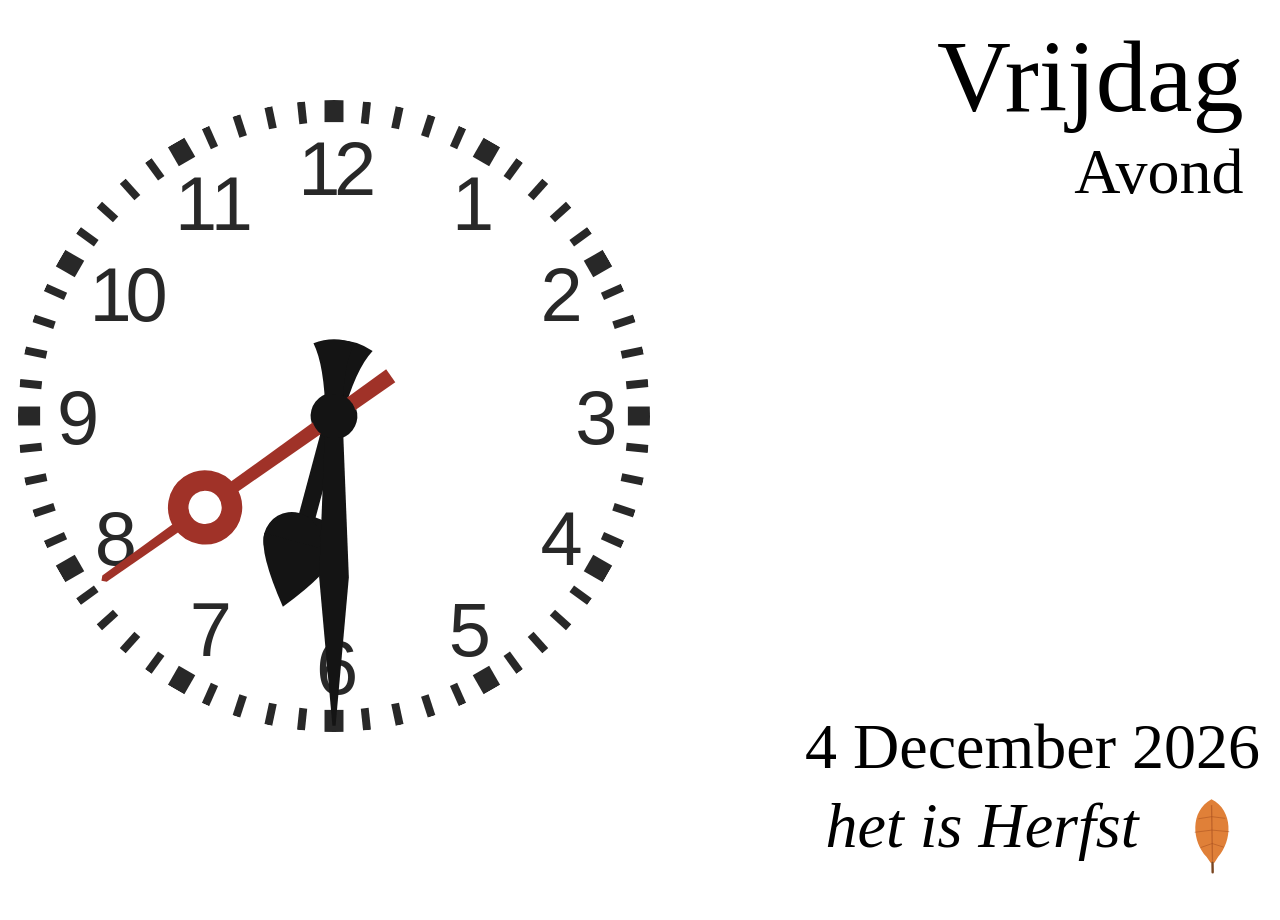
<file: index.html>
<html lang="nl">
<!-- clock software is from: http://www.3quarks.com/en/SVGClock/index.html
     i added the right side stuff like day of week, season, etc.
     this is meant for people who have trouble remembering this information
     Ewald 2020-08-29
-->

  <head>
    <meta charset="utf-8">
    <meta name="viewport" content="width=device-width, initial-scale=1, viewport-fit=cover">
    <meta name="apple-mobile-web-app-capable" content="yes">
    <meta name="mobile-web-app-capable" content="yes">
    <meta name="apple-mobile-web-app-status-bar-style" content="default">
    <meta name="apple-mobile-web-app-title" content="Klok">
    <meta name="theme-color" content="#ffffff">
    <link rel="apple-touch-icon" href="apple-touch-icon.png">
    <link rel="apple-touch-icon" sizes="152x152" href="apple-touch-icon-152x152.png">
    <link rel="manifest" href="manifest.json">
    <link rel="stylesheet" href="style.css">
    <title>KLOK</title>
    <script src="app.js"></script>
  </head>

  <body>
    <section class="container">
    <div class="one">
<object data="station-clock.svg" type="image/svg+xml"
        width="100%" height="100%">
  <param name="dial"               value="din 41091.4"/>
  <param name="hourHand"           value="siemens"/>
  <param name="minuteHand"         value="siemens"/>
  <param name="secondHand"         value="din 41071.2"/>
  <param name="minuteHandBehavior" value="stepping"/>
  <param name="secondHandBehavior" value="swinging"/>
  <param name="secondHandStopToGo" value="yes"/>
  <param name="secondHandStopTime" value="1.5"/>
  <param name="backgroundColor"    value="rgba(0,0,0,0)"/>
  <param name="dialColor"          value="rgb(40,40,40)"/>
  <param name="hourHandColor"      value="rgb(20,20,20)"/>
  <param name="minuteHandColor"    value="rgb(20,20,20)"/>
  <param name="secondHandColor"    value="rgb(160,50,40)"/>
  <param name="axisCoverColor"     value="rgb(20,20,20)"/>
  <param name="axisCoverRadius"    value="7"/>
  <param name="updateInterval"     value="50"/>
</object>
    </div>

    <div class="two">
      <p class="impact1" id="dag"></p>
      <p class="impact2" id="dagdeel"></p>
      <br /><br />
      <p class="impact3"><span id="datum"></span><br /><i><span id="seizoen"></span></i><img id="seizoen-icon" alt="" /></p>
    </div>
  </body>

</html>
</file>
<file: style.css>
.container {
  width: 100%;
  height: 100%;
  background: white;
  margin: auto;
  padding: 10px;
}

.one {
  width: 50%;
  height: 90%;
  background: white;
  float: left;
}

.two {
  text-align: right;
  padding-right: 3vw;
  height: 90%;
  background: white;
}

h1 {
  font-size:10vw;
}

h2 {
  font-size:5vw;
}

img {
  max-width: 7%;
  height: auto;
  margin: 0;
  padding: 0;
  }

p.impact1 {
  font-size:8vw;
  margin: 0;
  padding: 0;
  }

p.impact2 {
  font-size:5vw;
  margin: 0;
  padding: 0;
  }

p.impact3 {
  font-size:5vw;
  position: absolute;
  bottom: 20;
  right:20;
  margin: 0;
  padding: 0;
  }

#seizoen-icon {
  max-width: none;
  height: 7.5vw;
  width: 7.5vw;
  vertical-align: middle;
  margin-left: 0.4em;
  }
</file>
